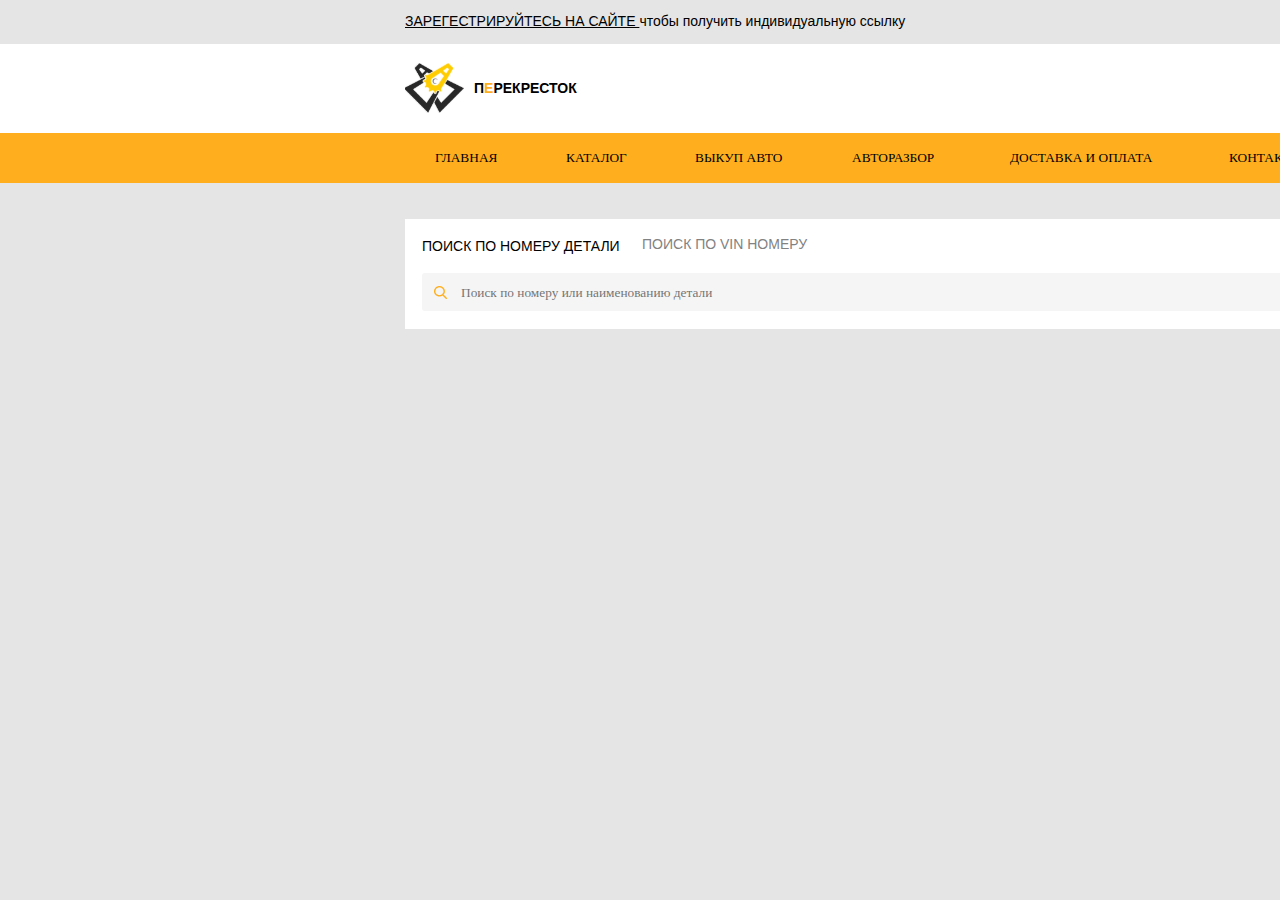
<file: Sites/Crossroads/index.html>
<!DOCTYPE html>
<html>
    <head>
        <title>Crossroads</title>
        <meta charset="utf-8">
        <meta name="discription" content="....">
        <meta name="keywords" content="....">
        <link rel="stylesheet" href="./styles/main.css">
        <link href = "./font/stylesheet.css" rel = "stylesheet" type = "text/css" />
        <link rel="stylesheet" href="https://cdnjs.cloudflare.com/ajax/libs/font-awesome/6.1.1/css/all.min.css">
    </head>

    <body>
        <div class="reg">
            <span> ЗАРЕГЕСТРИРУЙТЕСЬ НА САЙТЕ </span> чтобы получить индивидуальную ссылку
        </div>
           <button class="reg-button"> Регестрация </button> 
           <img class="reg-img" src="pictures/Group.png" alt="#"> <button class="reg-entrance"> Войти </button>
        

        <div class="as">
            <img class="logo" src="pictures/image 10.svg" alt="#"> 
              <div class="name">
                  П<span>Е</span>РЕКРЕСТОК
              </div>
              <div class="basket">
                 <img src="pictures/Group1.png" alt="#"> 
                 <button> КОРЗИНА </button>
              </div>
        </div>
        
        <div class="holder">
            <button class="holder-but1"> ГЛАВНАЯ </button>
            <button class="holder-but2"> КАТАЛОГ </button>
            <button class="holder-but3"> ВЫКУП АВТО </button>
            <button class="holder-but4"> АВТОРАЗБОР </button>
            <button class="holder-but5"> ДОСТАВКА И ОПЛАТА </button>
            <button class="holder-but6"> КОНТАКТЫ </button>
            <button class="holder-but7"> СТАРГЕНСКЛАД </button>
        </div>

        <div class="search-box">
            <div class="number">
                ПОИСК ПО НОМЕРУ ДЕТАЛИ
            </div>
            <div class="vin">
                ПОИСК ПО VIN НОМЕРУ
            </div>
            <div class="search">
              <img src="pictures/Vector.png" alt="#">
              <input placeholder="Поиск по номеру или наименованию детали" type="text" name="look for" value="">
            </div>
            <button> Поиск </button>

        </div> 
       







    </body>
</html>
</file>
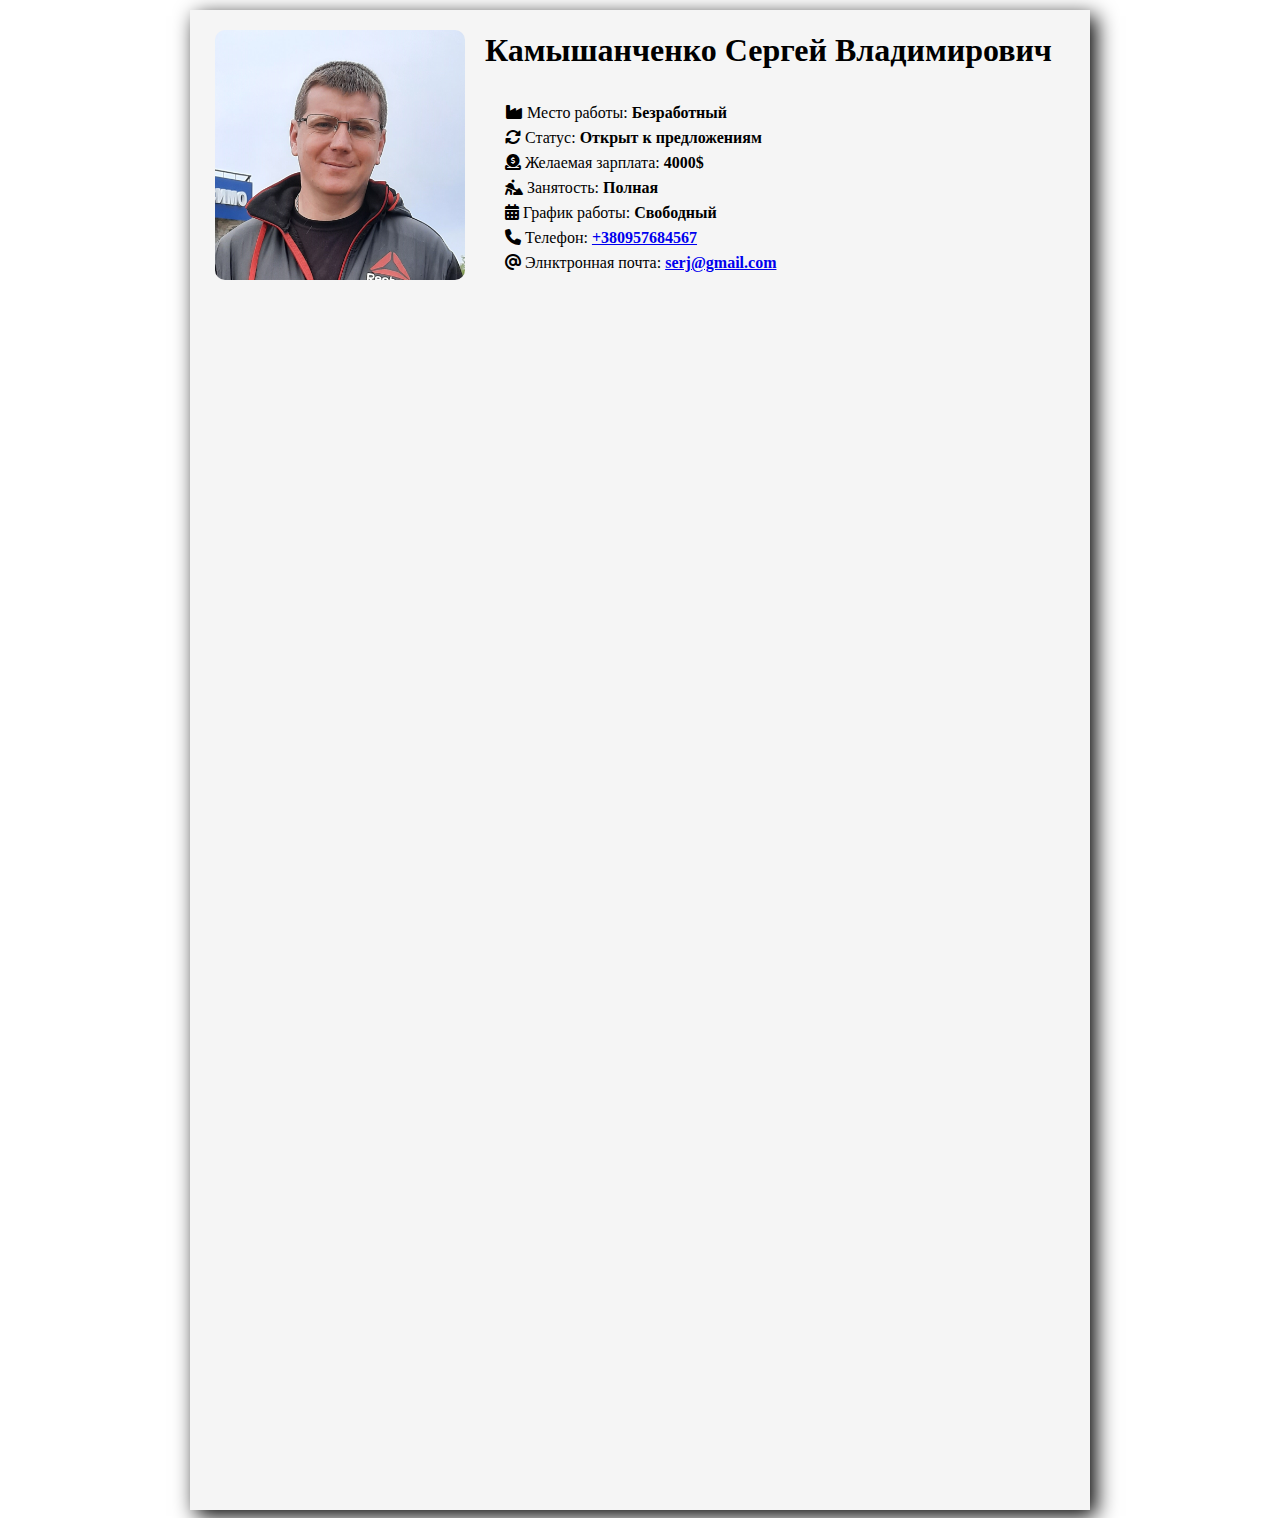
<file: Sites/Summary/index.html>
<!DOCTYPE html>
<html>
<head>
	<title> Summary </title>
	<meta charse="utf-8">
	<meta name="discription" content="....">
	<meta name="keywords" content="....">
	<link rel="stylesheet" href="./styles/main.css">
    <link rel="stylesheet" href="https://cdnjs.cloudflare.com/ajax/libs/font-awesome/6.1.1/css/all.min.css">
</head>

<body> 
  <div class="page">
        <div class="photo">
               
            <img src="pictures/I.png" alt=" Фото Камышанченко Сергей">
           
            <div class="name">
                <h1> Камышанченко Сергей Владимирович </h1> 
                <div class="info">
                <p> <i class="fa-solid fa-industry"> </i> Место работы: <span> Безработный </span> </p>
                <p> <i class="fa-solid fa-rotate"> </i> Статус: <span> Открыт к предложениям </p>
                <p> <i class="fa-solid fa-circle-dollar-to-slot"></i> Желаемая зарплата: <span> 4000$ </span> </p>
                <p> <i class="fa-solid fa-person-digging"> </i> Занятость: <span> Полная </span> </h4>
                <p> <i class="fa-solid fa-calendar-days"> </i>  График работы: <span> Свободный </span> </h4>
                <p> <i class="fa-solid fa-phone"> </i>  Телефон: <a href="+380957684567"> <span> +380957684567 </a> </span> </h4>
                <p> <i class="fa-solid fa-at"> </i> Элнктронная почта: <a href="serj@gmail.com"> <span> serj@gmail.com </a> </span> </h4>
                </div>
            </div>
        </div>
   
    </div>
</body>
</html>
</file>
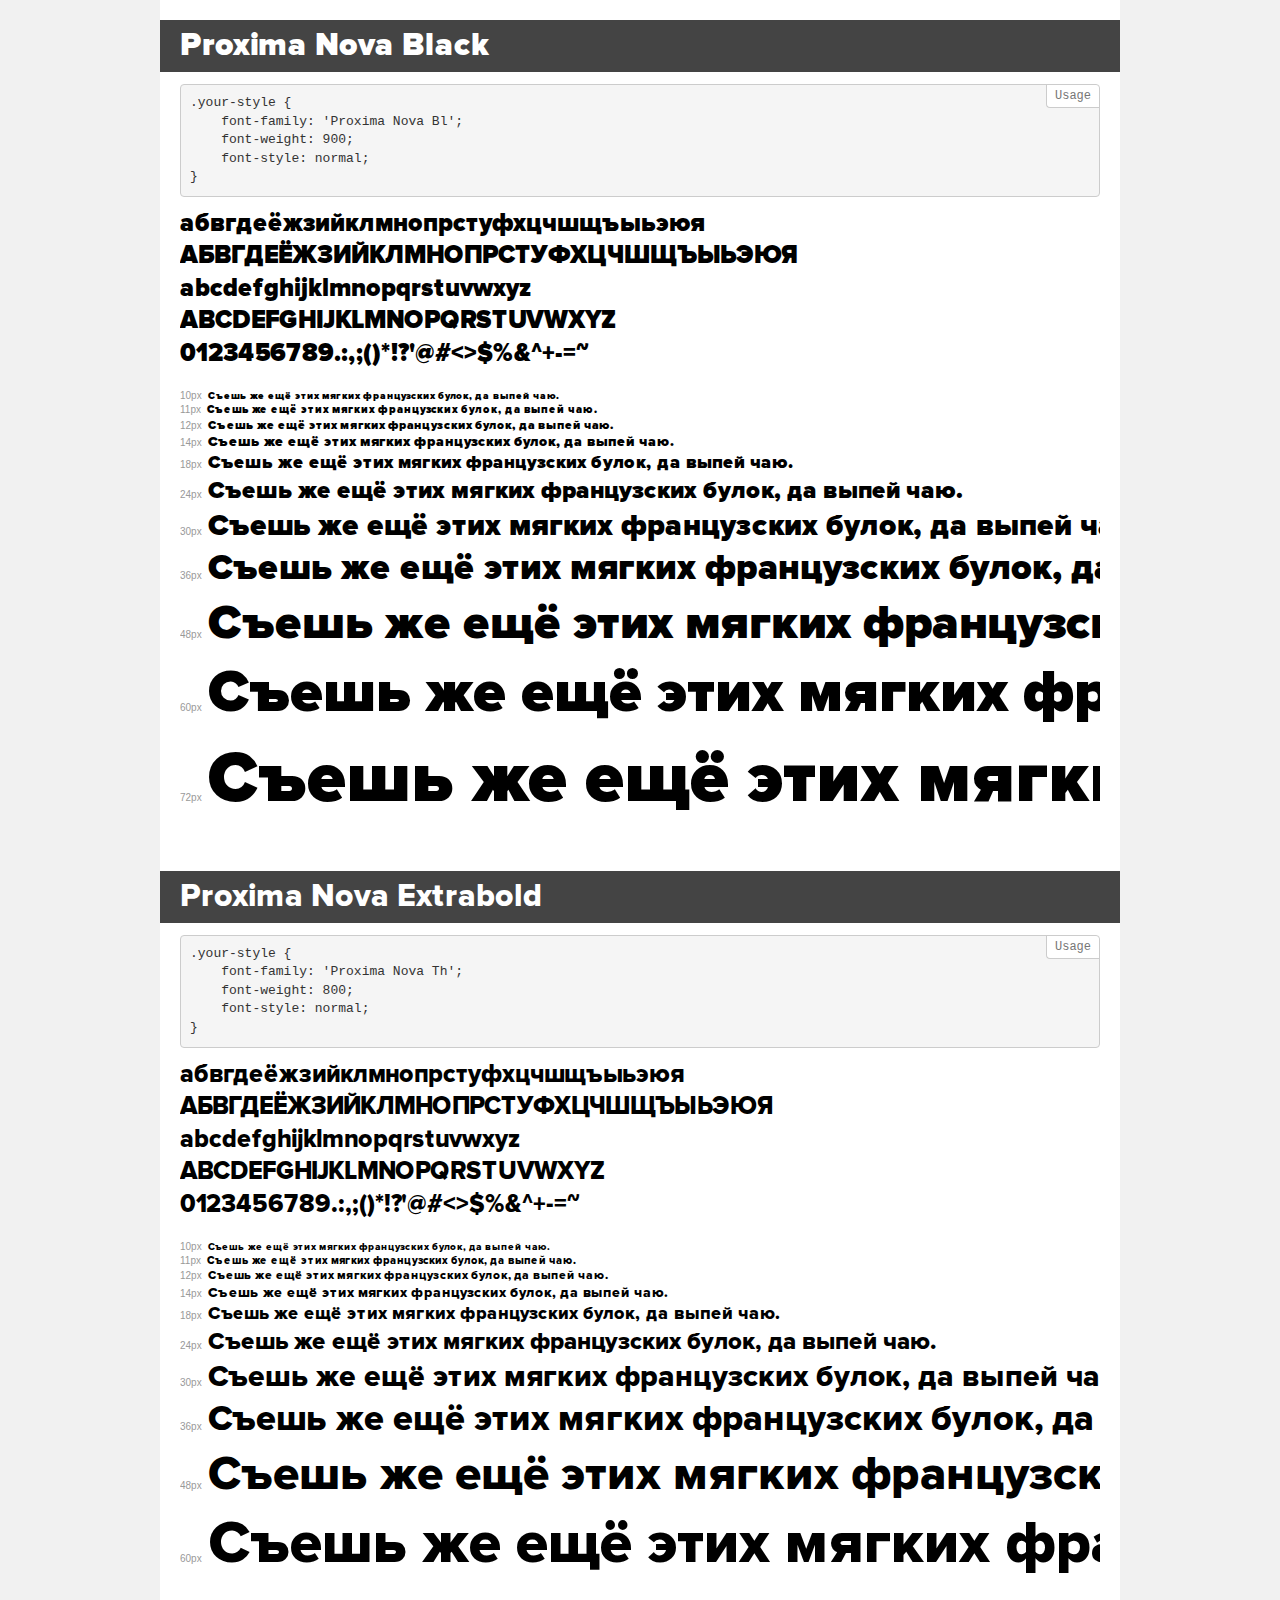
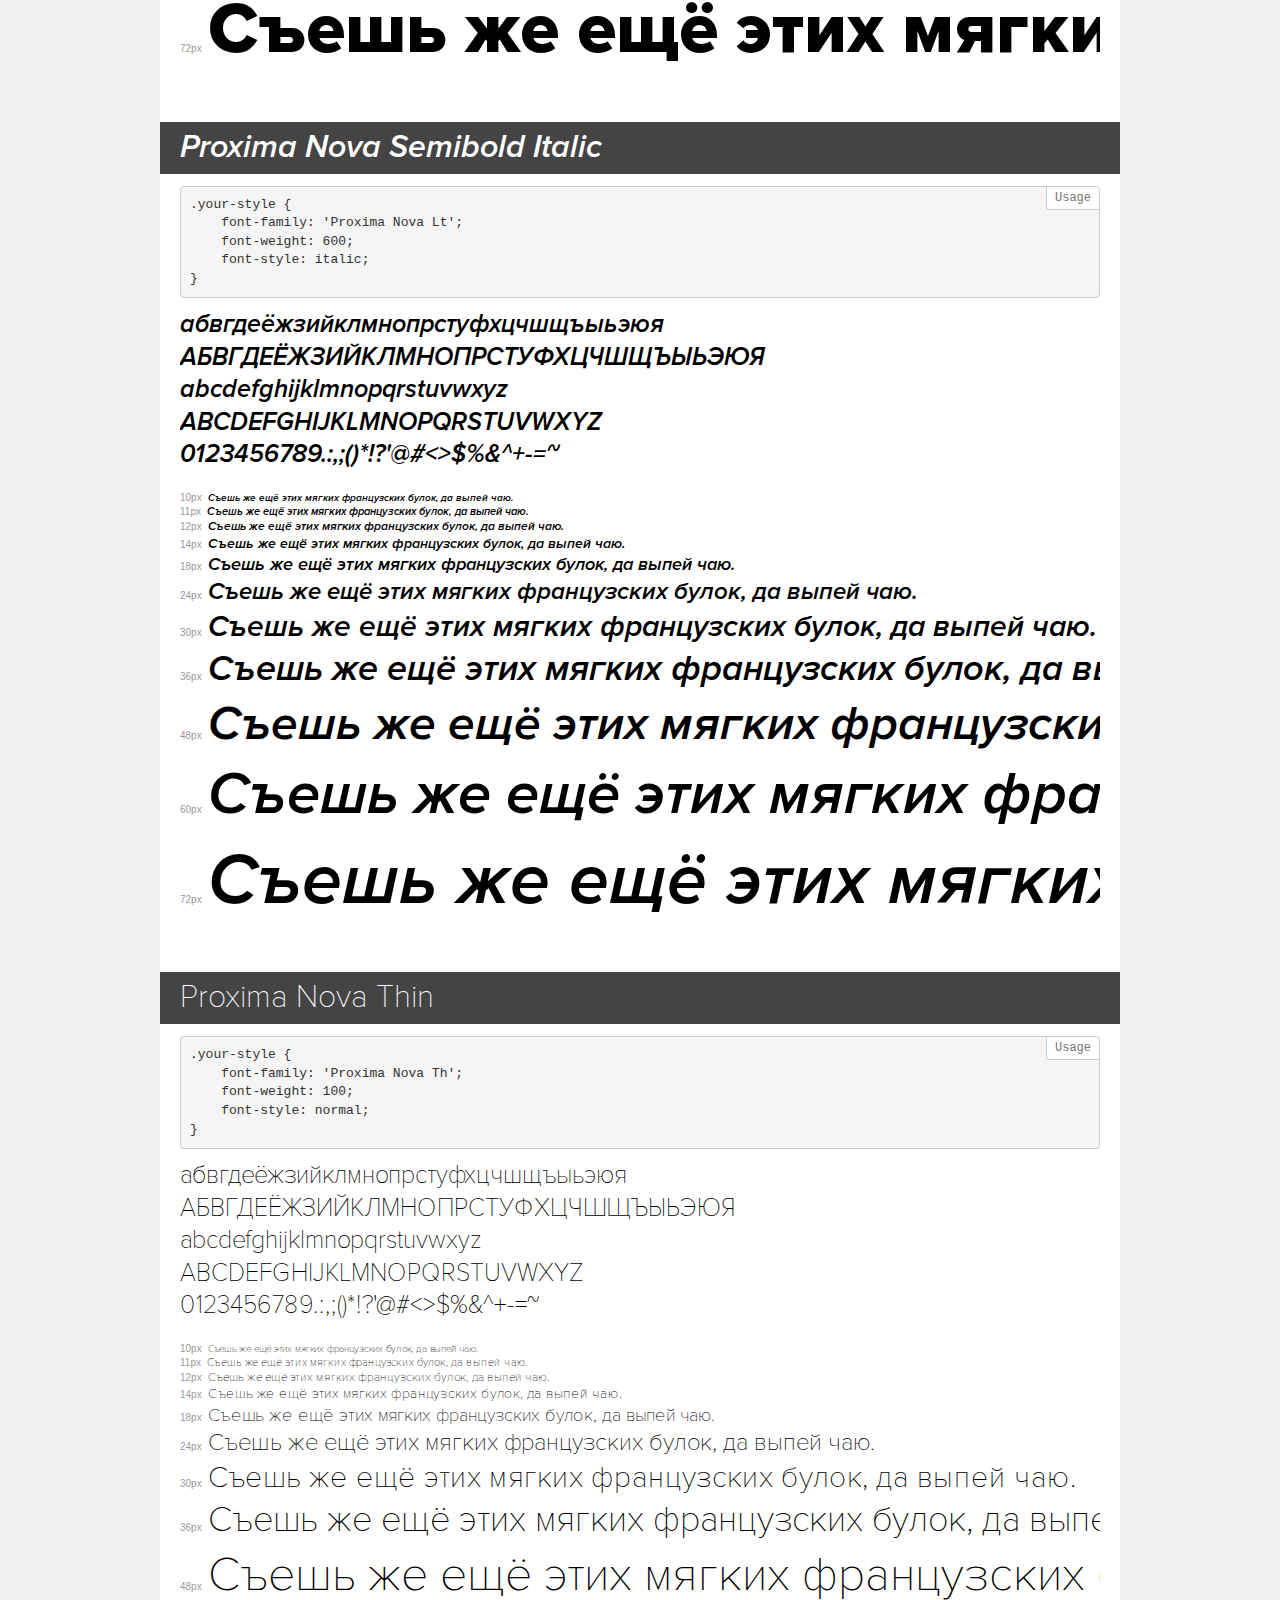
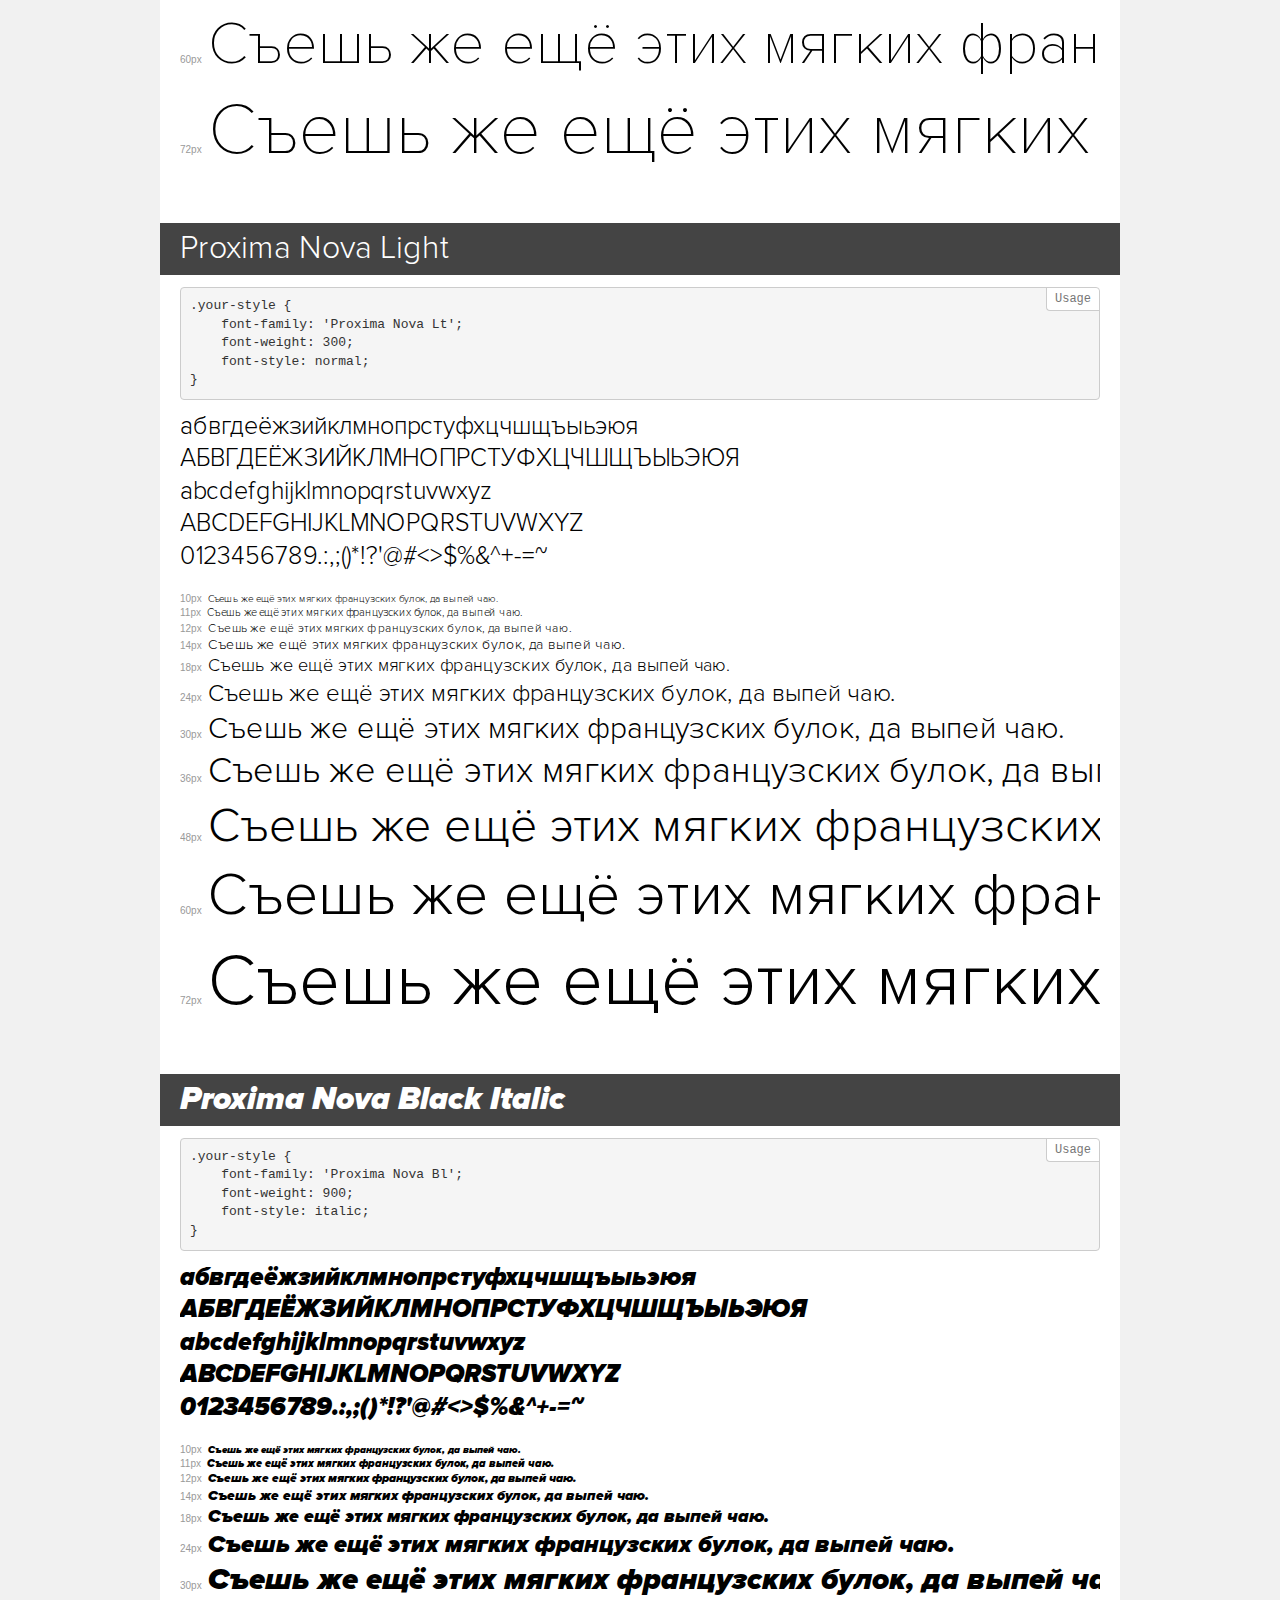
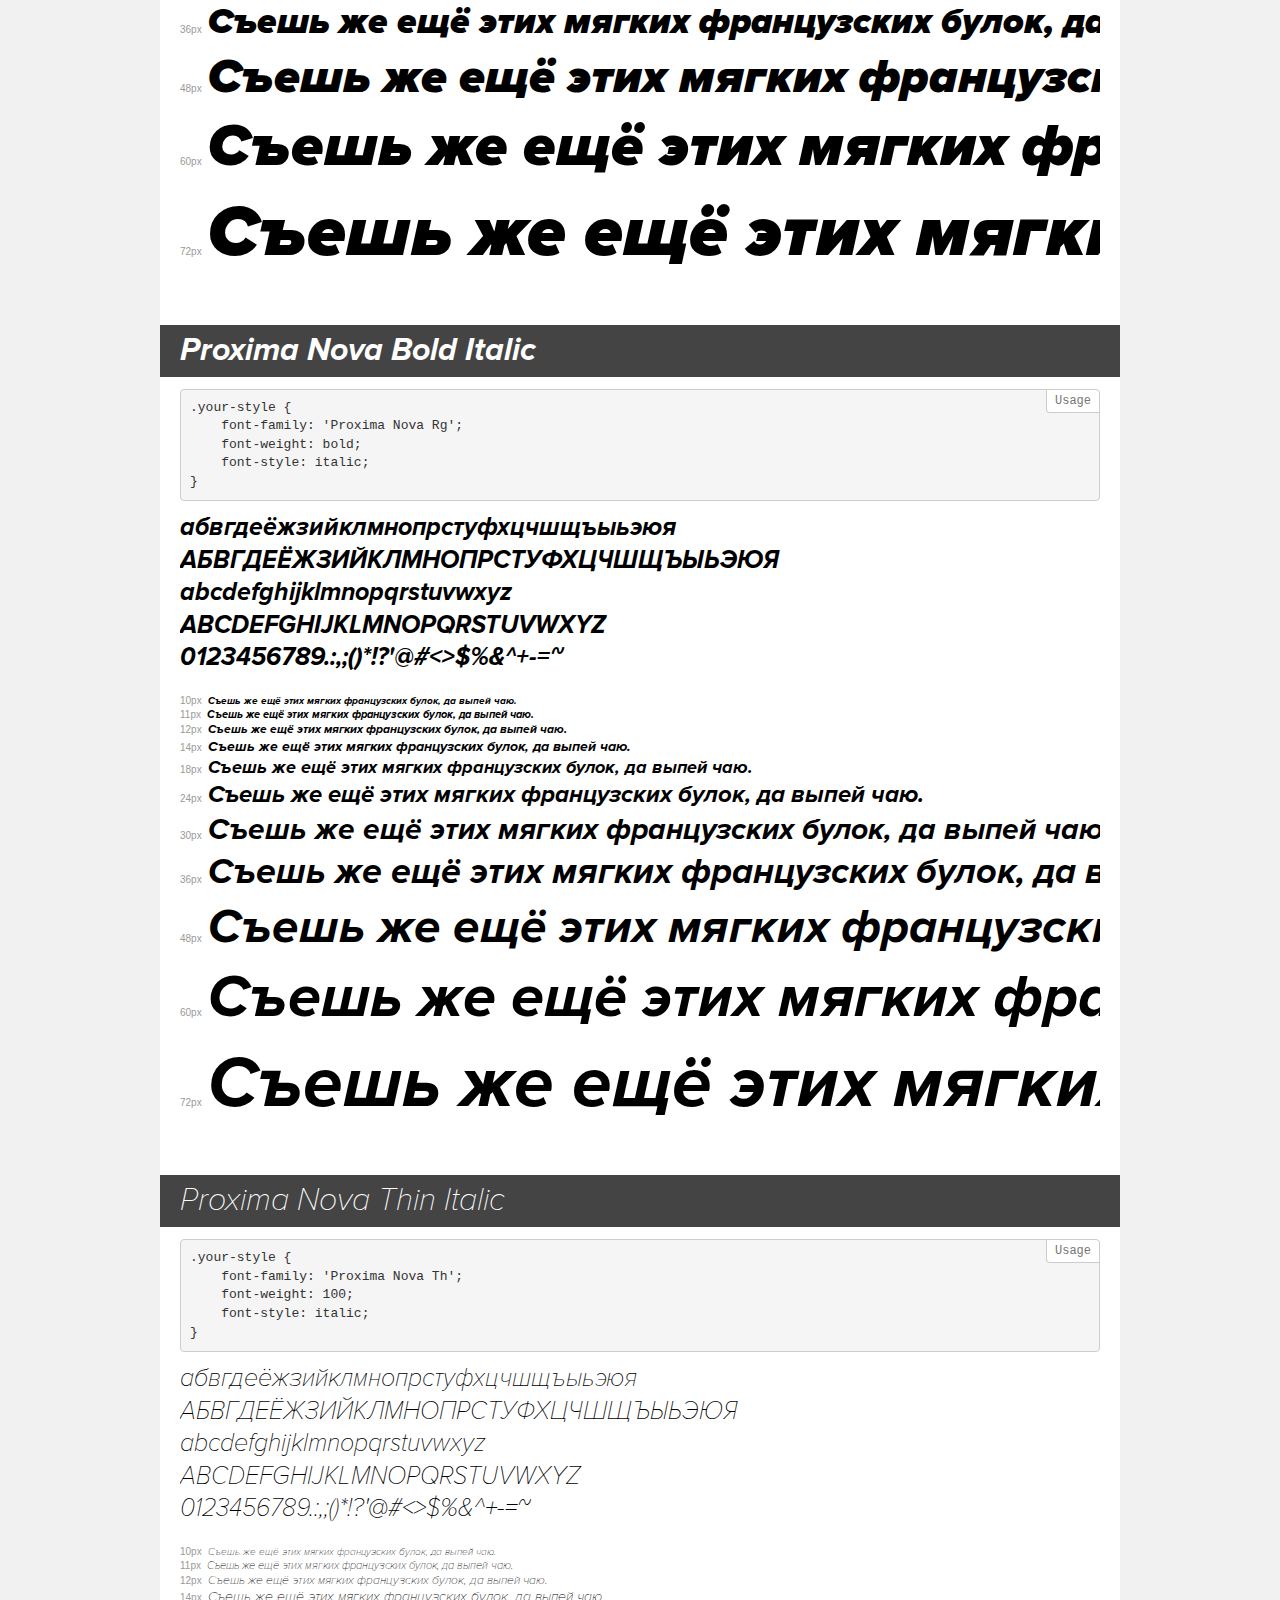
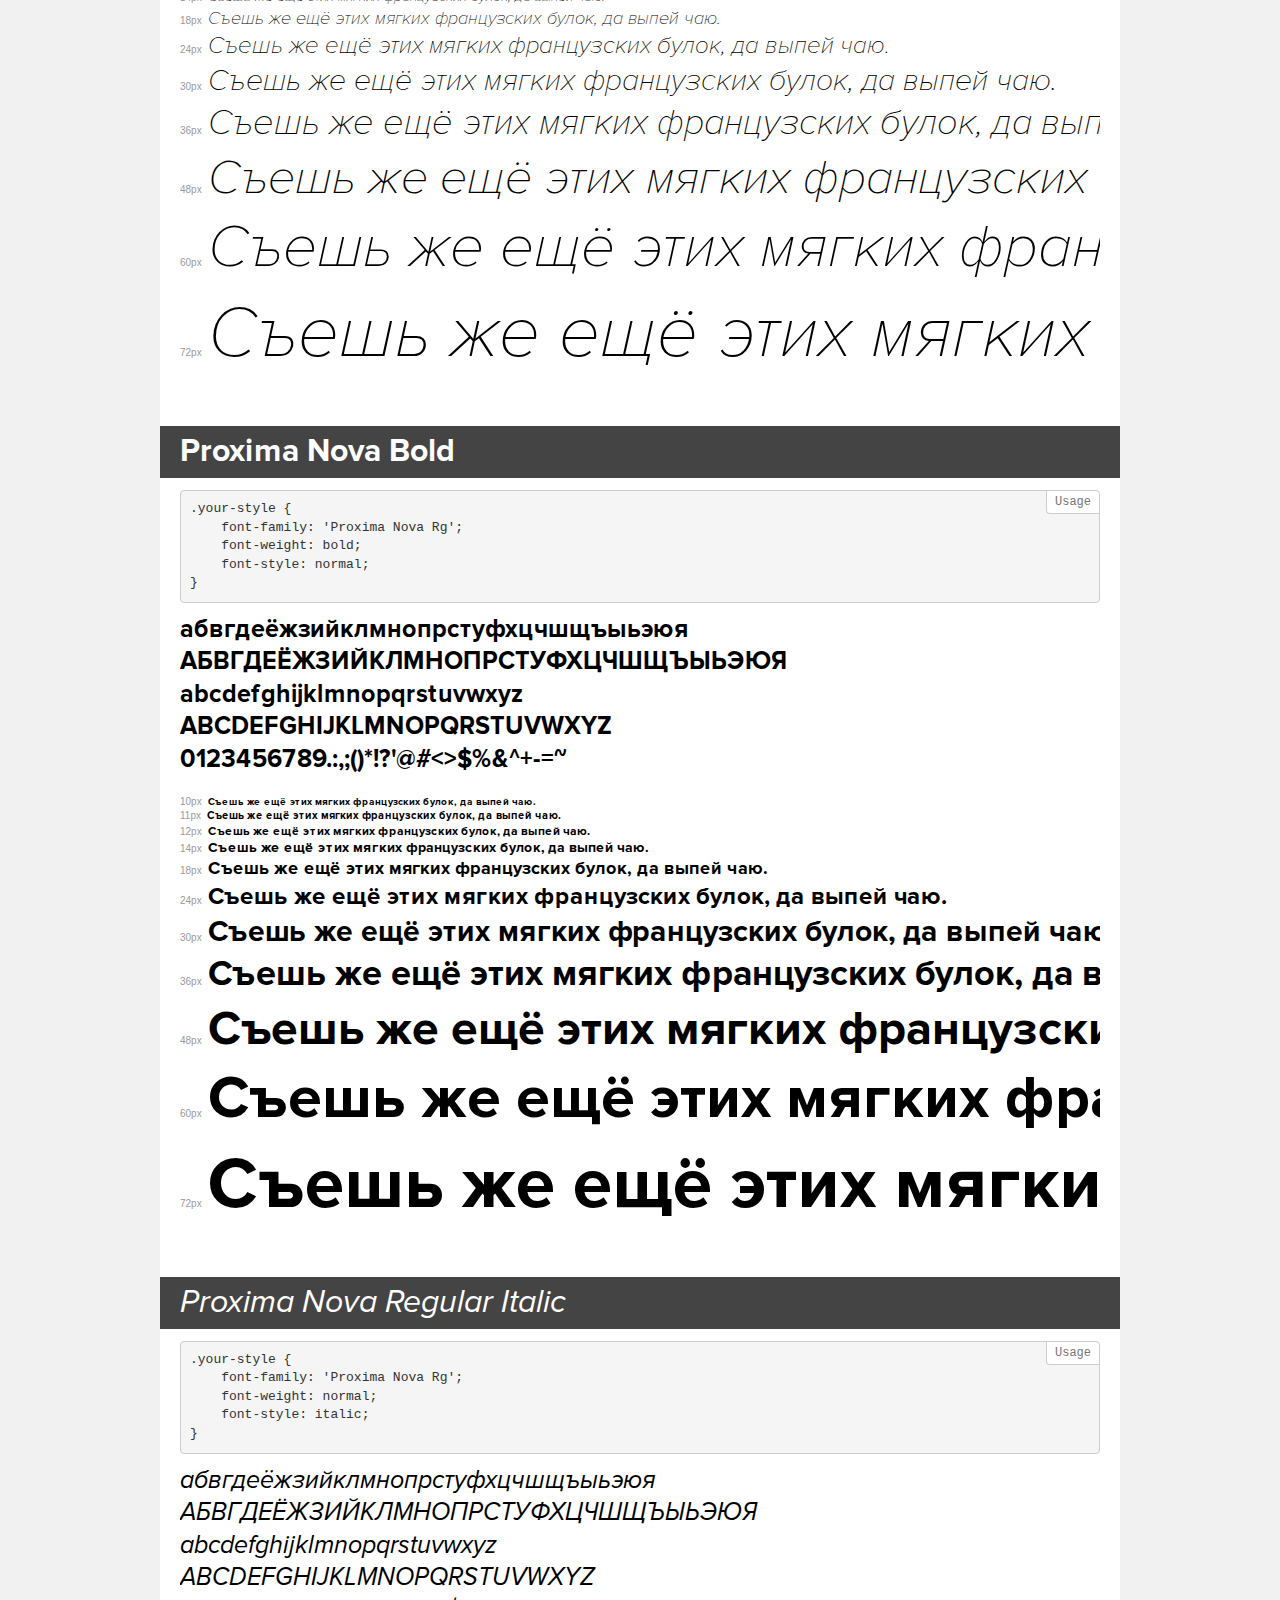
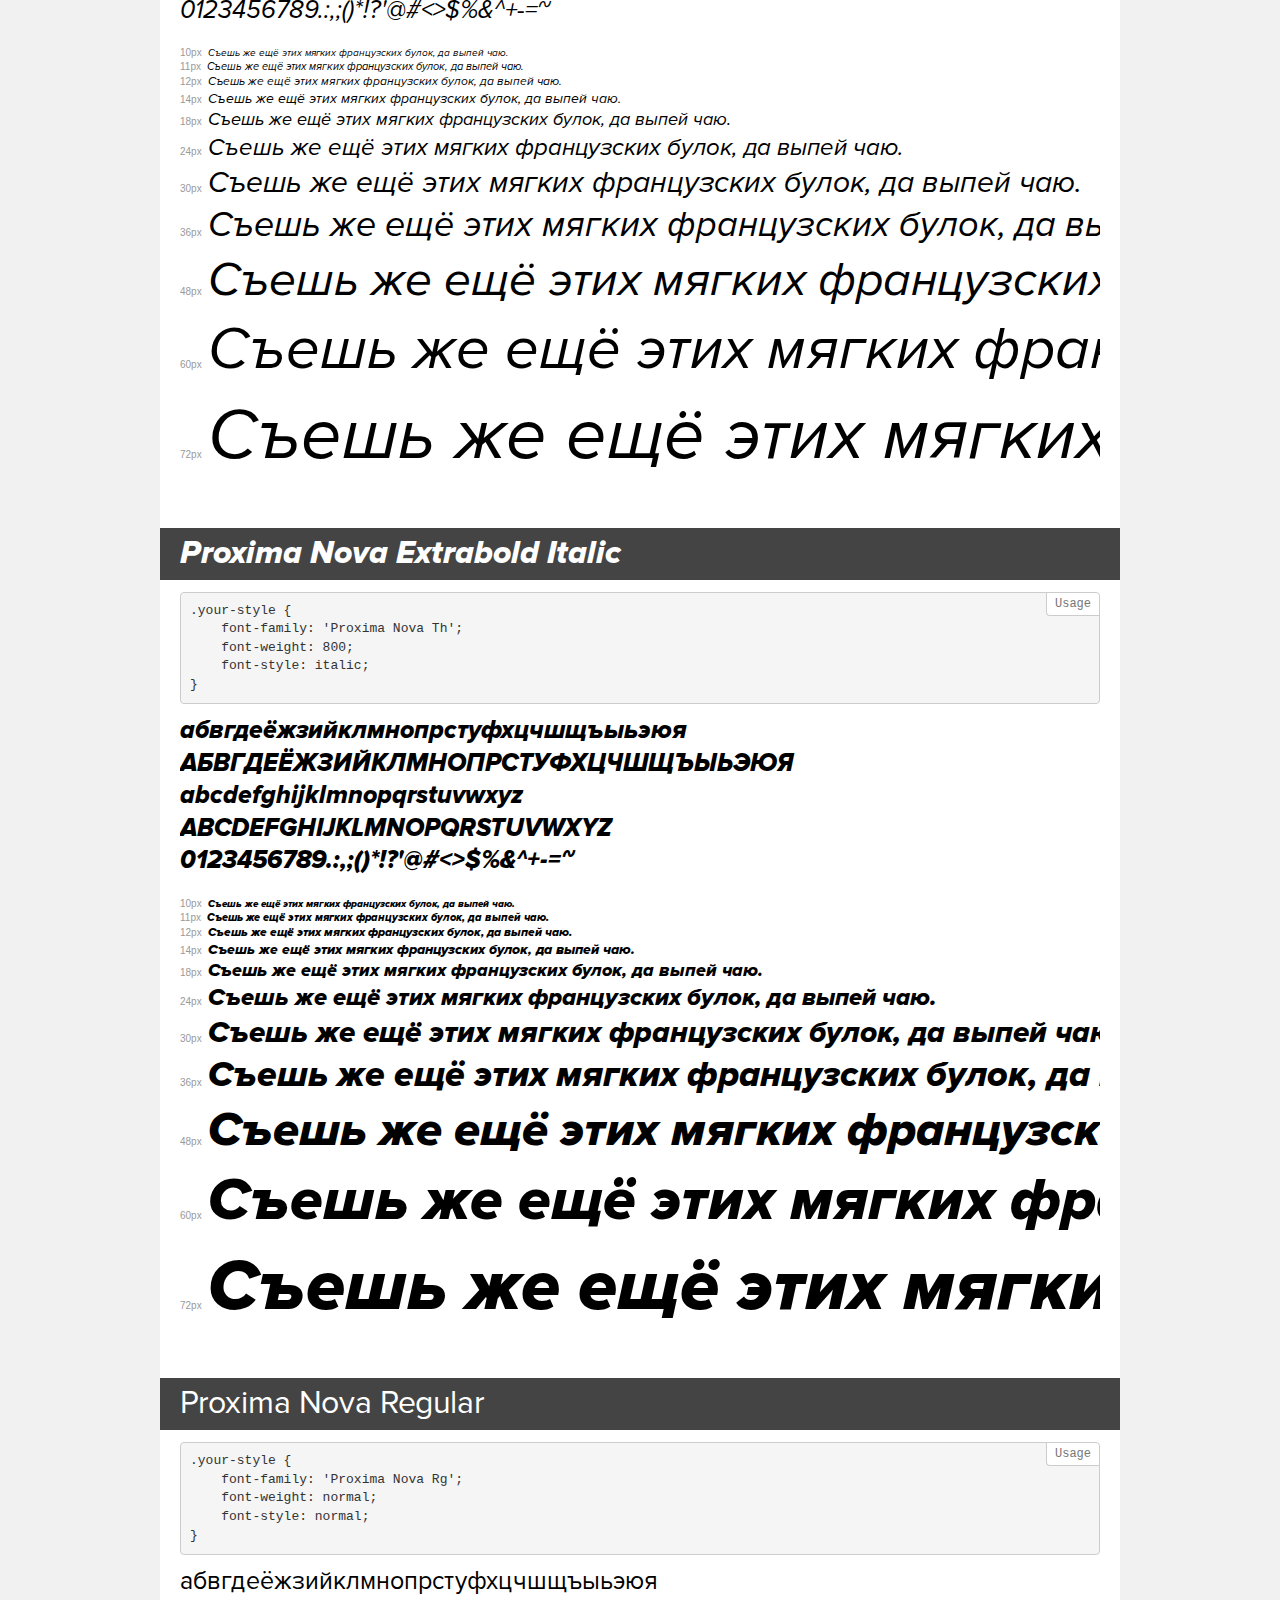
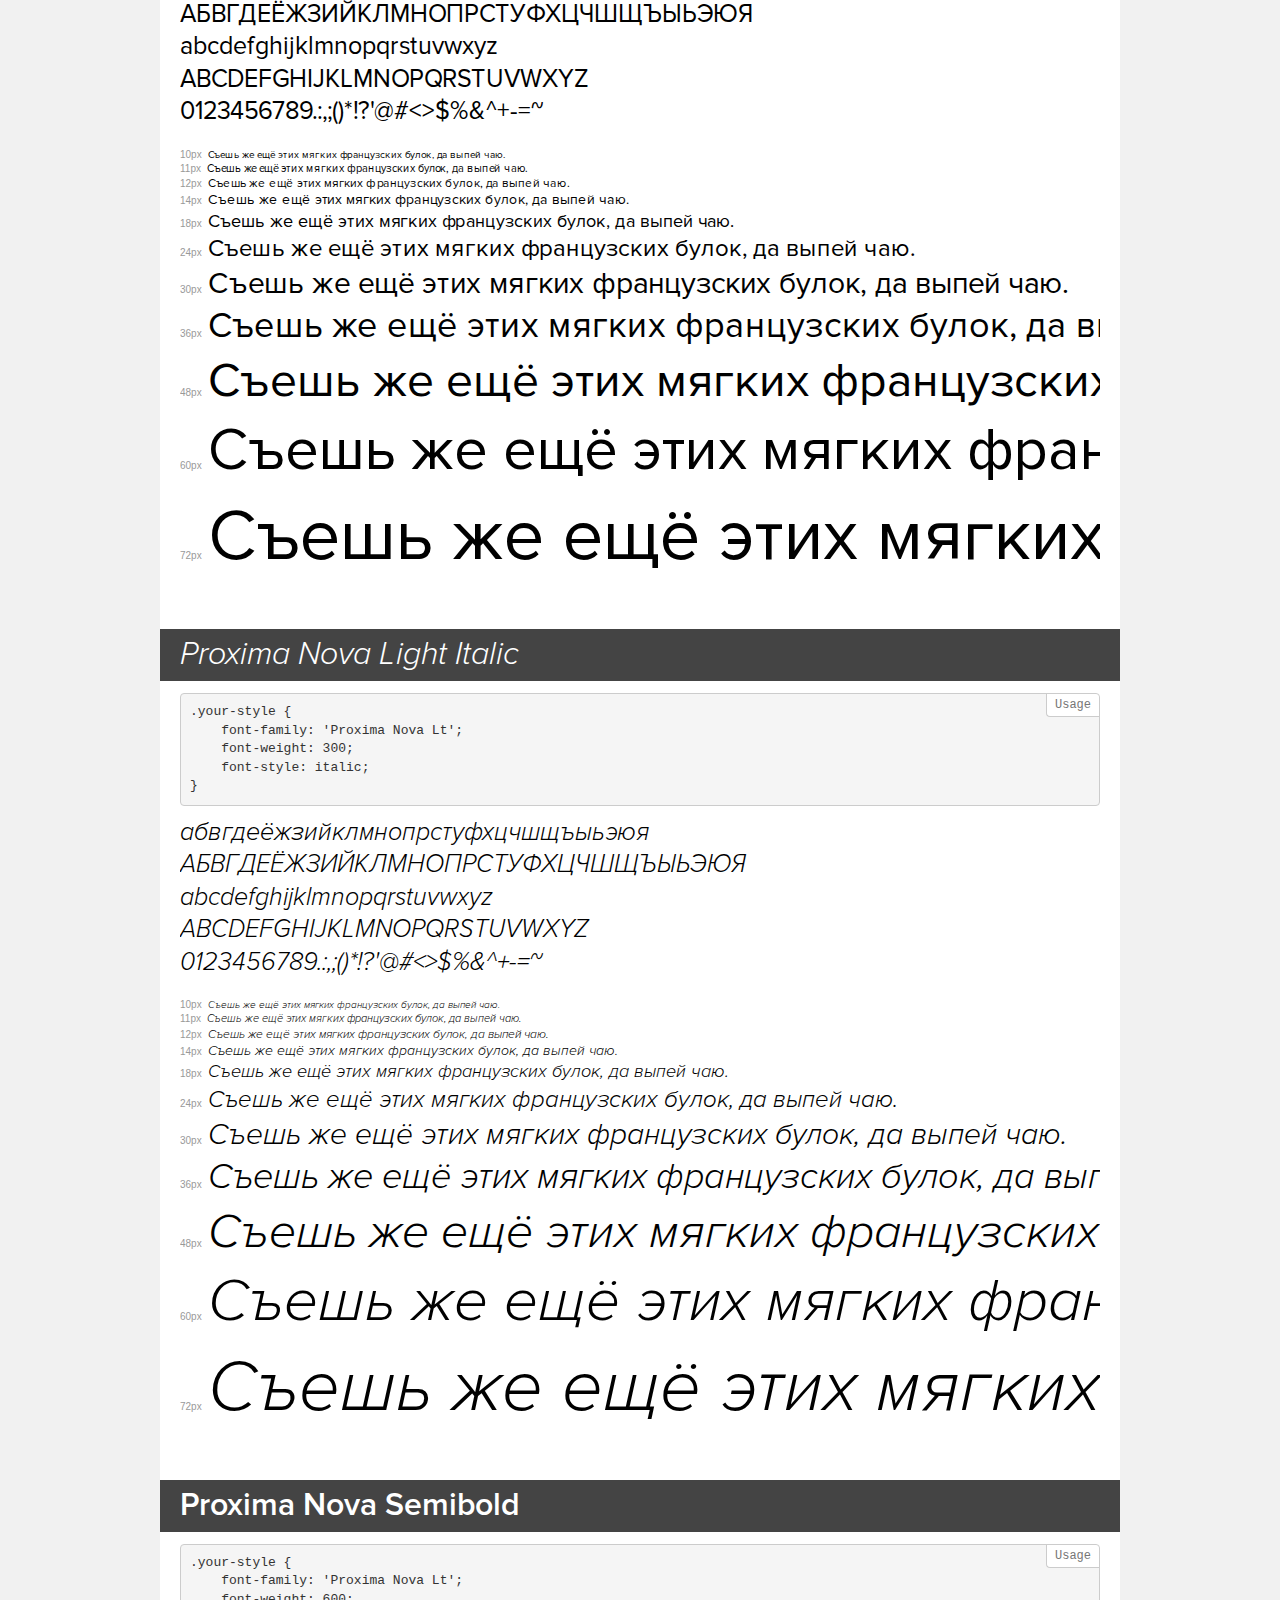
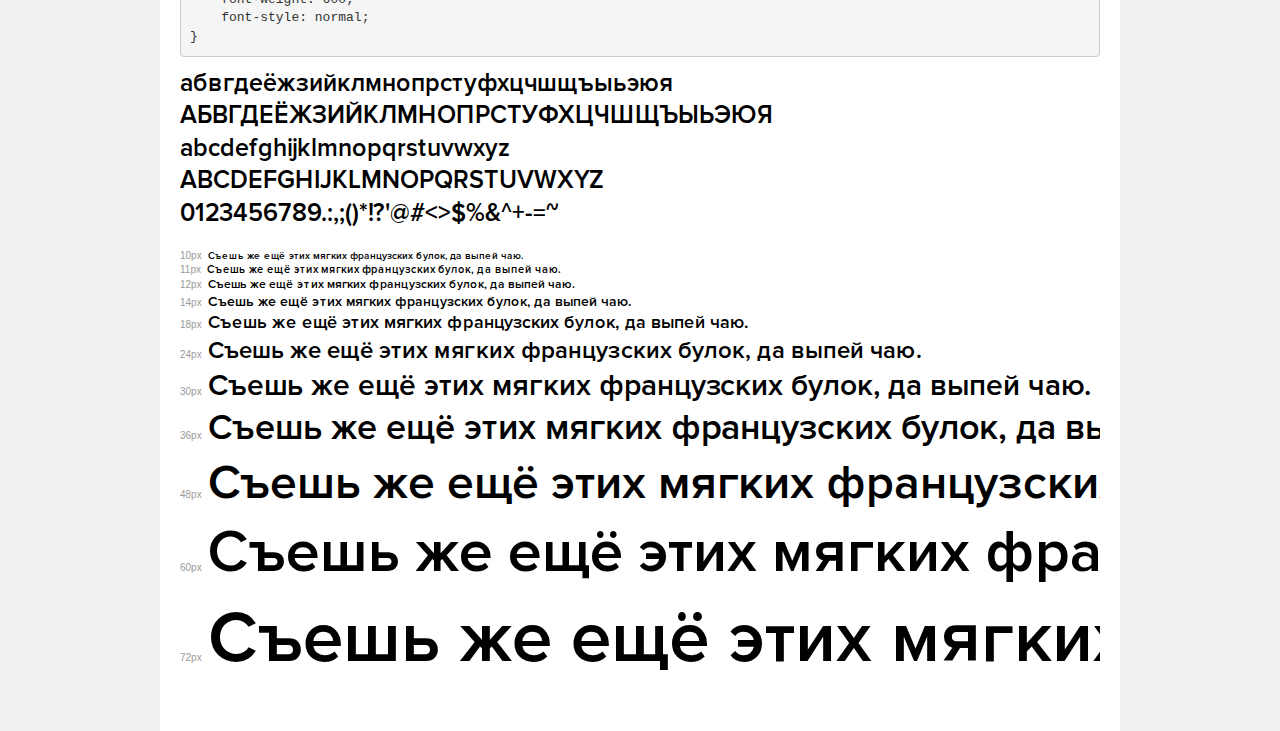
<file: Sites/Crossroads/font/demo.html>
<!DOCTYPE html>
<html>
<head>
    <meta charset="utf-8">
    <meta http-equiv="X-UA-Compatible" content="IE=edge">
    <meta name="viewport" content="width=device-width, initial-scale=1">
    <meta name="robots" content="noindex, noarchive">
    <meta name="format-detection" content="telephone=no">
    <title>Transfonter demo</title>
    <link href="stylesheet.css" rel="stylesheet">
    <style>
        /*
        http://meyerweb.com/eric/tools/css/reset/
        v2.0 | 20110126
        License: none (public domain)
        */
        html, body, div, span, applet, object, iframe,
        h1, h2, h3, h4, h5, h6, p, blockquote, pre,
        a, abbr, acronym, address, big, cite, code,
        del, dfn, em, img, ins, kbd, q, s, samp,
        small, strike, strong, sub, sup, tt, var,
        b, u, i, center,
        dl, dt, dd, ol, ul, li,
        fieldset, form, label, legend,
        table, caption, tbody, tfoot, thead, tr, th, td,
        article, aside, canvas, details, embed,
        figure, figcaption, footer, header, hgroup,
        menu, nav, output, ruby, section, summary,
        time, mark, audio, video {
            margin: 0;
            padding: 0;
            border: 0;
            font-size: 100%;
            font: inherit;
            vertical-align: baseline;
        }
        /* HTML5 display-role reset for older browsers */
        article, aside, details, figcaption, figure,
        footer, header, hgroup, menu, nav, section {
            display: block;
        }
        body {
            line-height: 1;
        }
        ol, ul {
            list-style: none;
        }
        blockquote, q {
            quotes: none;
        }
        blockquote:before, blockquote:after,
        q:before, q:after {
            content: '';
            content: none;
        }
        table {
            border-collapse: collapse;
            border-spacing: 0;
        }
        /* common styles */
        body {
            background: #f1f1f1;
            color: #000;
        }
        .page {
            background: #fff;
            width: 920px;
            margin: 0 auto;
            padding: 20px 20px 0 20px;
            overflow: hidden;
        }
        .font-container {
            overflow-x: auto;
            overflow-y: hidden;
            margin-bottom: 40px;
            line-height: 1.3;
            white-space: nowrap;
            padding-bottom: 5px;
        }
        h1 {
            position: relative;
            background: #444;
            font-size: 32px;
            color: #fff;
            padding: 10px 20px;
            margin: 0 -20px 12px -20px;
        }
        .letters {
            font-size: 25px;
            margin-bottom: 20px;
        }
        .s10:before {
            content: '10px';
        }
        .s11:before {
            content: '11px';
        }
        .s12:before {
            content: '12px';
        }
        .s14:before {
            content: '14px';
        }
        .s18:before {
            content: '18px';
        }
        .s24:before {
            content: '24px';
        }
        .s30:before {
            content: '30px';
        }
        .s36:before {
            content: '36px';
        }
        .s48:before {
            content: '48px';
        }
        .s60:before {
            content: '60px';
        }
        .s72:before {
            content: '72px';
        }
        .s10:before, .s11:before, .s12:before, .s14:before,
        .s18:before, .s24:before, .s30:before, .s36:before,
        .s48:before, .s60:before, .s72:before {
            font-family: Arial, sans-serif;
            font-size: 10px;
            font-weight: normal;
            font-style: normal;
            color: #999;
            padding-right: 6px;
        }
        pre {
            display: block;
            position: relative;
            padding: 9px;
            margin: 0 0 10px;
            font-family: Monaco, Menlo, Consolas, "Courier New", monospace !important;
            font-size: 13px;
            line-height: 1.428571429;
            color: #333;
            font-weight: normal !important;
            font-style: normal !important;
            background-color: #f5f5f5;
            border: 1px solid #ccc;
            overflow-x: auto;
            border-radius: 4px;
        }
        pre:after {
            display: block;
            position: absolute;
            right: 0;
            top: 0;
            content: 'Usage';
            line-height: 1;
            padding: 5px 8px;
            font-size: 12px;
            color: #767676;
            background-color: #fff;
            border: 1px solid #ccc;
            border-right: none;
            border-top: none;
            border-radius: 0 4px 0 4px;
            z-index: 10;
        }
        /* responsive */
        @media (max-width: 959px) {
            .page {
                width: auto;
                margin: 0;
            }
        }
    </style>
</head>
<body>
<div class="page">
    <div class="demo" style="font-family: 'Proxima Nova Bl'; font-weight: 900; font-style: normal;">
        <h1>Proxima Nova Black</h1>
        <pre>.your-style {
    font-family: 'Proxima Nova Bl';
    font-weight: 900;
    font-style: normal;
}</pre>
        <div class="font-container">
            <p class="letters">
                абвгдеёжзийклмнопрстуфхцчшщъыьэюя<br>
АБВГДЕЁЖЗИЙКЛМНОПРСТУФХЦЧШЩЪЫЬЭЮЯ<br>
abcdefghijklmnopqrstuvwxyz<br>
ABCDEFGHIJKLMNOPQRSTUVWXYZ<br>
                0123456789.:,;()*!?'@#<>$%&^+-=~
            </p>
            <p class="s10" style="font-size: 10px;">Съешь же ещё этих мягких французских булок, да выпей чаю.</p>
            <p class="s11" style="font-size: 11px;">Съешь же ещё этих мягких французских булок, да выпей чаю.</p>
            <p class="s12" style="font-size: 12px;">Съешь же ещё этих мягких французских булок, да выпей чаю.</p>
            <p class="s14" style="font-size: 14px;">Съешь же ещё этих мягких французских булок, да выпей чаю.</p>
            <p class="s18" style="font-size: 18px;">Съешь же ещё этих мягких французских булок, да выпей чаю.</p>
            <p class="s24" style="font-size: 24px;">Съешь же ещё этих мягких французских булок, да выпей чаю.</p>
            <p class="s30" style="font-size: 30px;">Съешь же ещё этих мягких французских булок, да выпей чаю.</p>
            <p class="s36" style="font-size: 36px;">Съешь же ещё этих мягких французских булок, да выпей чаю.</p>
            <p class="s48" style="font-size: 48px;">Съешь же ещё этих мягких французских булок, да выпей чаю.</p>
            <p class="s60" style="font-size: 60px;">Съешь же ещё этих мягких французских булок, да выпей чаю.</p>
            <p class="s72" style="font-size: 72px;">Съешь же ещё этих мягких французских булок, да выпей чаю.</p>
        </div>
    </div>
    <div class="demo" style="font-family: 'Proxima Nova Th'; font-weight: 800; font-style: normal;">
        <h1>Proxima Nova Extrabold</h1>
        <pre>.your-style {
    font-family: 'Proxima Nova Th';
    font-weight: 800;
    font-style: normal;
}</pre>
        <div class="font-container">
            <p class="letters">
                абвгдеёжзийклмнопрстуфхцчшщъыьэюя<br>
АБВГДЕЁЖЗИЙКЛМНОПРСТУФХЦЧШЩЪЫЬЭЮЯ<br>
abcdefghijklmnopqrstuvwxyz<br>
ABCDEFGHIJKLMNOPQRSTUVWXYZ<br>
                0123456789.:,;()*!?'@#<>$%&^+-=~
            </p>
            <p class="s10" style="font-size: 10px;">Съешь же ещё этих мягких французских булок, да выпей чаю.</p>
            <p class="s11" style="font-size: 11px;">Съешь же ещё этих мягких французских булок, да выпей чаю.</p>
            <p class="s12" style="font-size: 12px;">Съешь же ещё этих мягких французских булок, да выпей чаю.</p>
            <p class="s14" style="font-size: 14px;">Съешь же ещё этих мягких французских булок, да выпей чаю.</p>
            <p class="s18" style="font-size: 18px;">Съешь же ещё этих мягких французских булок, да выпей чаю.</p>
            <p class="s24" style="font-size: 24px;">Съешь же ещё этих мягких французских булок, да выпей чаю.</p>
            <p class="s30" style="font-size: 30px;">Съешь же ещё этих мягких французских булок, да выпей чаю.</p>
            <p class="s36" style="font-size: 36px;">Съешь же ещё этих мягких французских булок, да выпей чаю.</p>
            <p class="s48" style="font-size: 48px;">Съешь же ещё этих мягких французских булок, да выпей чаю.</p>
            <p class="s60" style="font-size: 60px;">Съешь же ещё этих мягких французских булок, да выпей чаю.</p>
            <p class="s72" style="font-size: 72px;">Съешь же ещё этих мягких французских булок, да выпей чаю.</p>
        </div>
    </div>
    <div class="demo" style="font-family: 'Proxima Nova Lt'; font-weight: 600; font-style: italic;">
        <h1>Proxima Nova Semibold Italic</h1>
        <pre>.your-style {
    font-family: 'Proxima Nova Lt';
    font-weight: 600;
    font-style: italic;
}</pre>
        <div class="font-container">
            <p class="letters">
                абвгдеёжзийклмнопрстуфхцчшщъыьэюя<br>
АБВГДЕЁЖЗИЙКЛМНОПРСТУФХЦЧШЩЪЫЬЭЮЯ<br>
abcdefghijklmnopqrstuvwxyz<br>
ABCDEFGHIJKLMNOPQRSTUVWXYZ<br>
                0123456789.:,;()*!?'@#<>$%&^+-=~
            </p>
            <p class="s10" style="font-size: 10px;">Съешь же ещё этих мягких французских булок, да выпей чаю.</p>
            <p class="s11" style="font-size: 11px;">Съешь же ещё этих мягких французских булок, да выпей чаю.</p>
            <p class="s12" style="font-size: 12px;">Съешь же ещё этих мягких французских булок, да выпей чаю.</p>
            <p class="s14" style="font-size: 14px;">Съешь же ещё этих мягких французских булок, да выпей чаю.</p>
            <p class="s18" style="font-size: 18px;">Съешь же ещё этих мягких французских булок, да выпей чаю.</p>
            <p class="s24" style="font-size: 24px;">Съешь же ещё этих мягких французских булок, да выпей чаю.</p>
            <p class="s30" style="font-size: 30px;">Съешь же ещё этих мягких французских булок, да выпей чаю.</p>
            <p class="s36" style="font-size: 36px;">Съешь же ещё этих мягких французских булок, да выпей чаю.</p>
            <p class="s48" style="font-size: 48px;">Съешь же ещё этих мягких французских булок, да выпей чаю.</p>
            <p class="s60" style="font-size: 60px;">Съешь же ещё этих мягких французских булок, да выпей чаю.</p>
            <p class="s72" style="font-size: 72px;">Съешь же ещё этих мягких французских булок, да выпей чаю.</p>
        </div>
    </div>
    <div class="demo" style="font-family: 'Proxima Nova Th'; font-weight: 100; font-style: normal;">
        <h1>Proxima Nova Thin</h1>
        <pre>.your-style {
    font-family: 'Proxima Nova Th';
    font-weight: 100;
    font-style: normal;
}</pre>
        <div class="font-container">
            <p class="letters">
                абвгдеёжзийклмнопрстуфхцчшщъыьэюя<br>
АБВГДЕЁЖЗИЙКЛМНОПРСТУФХЦЧШЩЪЫЬЭЮЯ<br>
abcdefghijklmnopqrstuvwxyz<br>
ABCDEFGHIJKLMNOPQRSTUVWXYZ<br>
                0123456789.:,;()*!?'@#<>$%&^+-=~
            </p>
            <p class="s10" style="font-size: 10px;">Съешь же ещё этих мягких французских булок, да выпей чаю.</p>
            <p class="s11" style="font-size: 11px;">Съешь же ещё этих мягких французских булок, да выпей чаю.</p>
            <p class="s12" style="font-size: 12px;">Съешь же ещё этих мягких французских булок, да выпей чаю.</p>
            <p class="s14" style="font-size: 14px;">Съешь же ещё этих мягких французских булок, да выпей чаю.</p>
            <p class="s18" style="font-size: 18px;">Съешь же ещё этих мягких французских булок, да выпей чаю.</p>
            <p class="s24" style="font-size: 24px;">Съешь же ещё этих мягких французских булок, да выпей чаю.</p>
            <p class="s30" style="font-size: 30px;">Съешь же ещё этих мягких французских булок, да выпей чаю.</p>
            <p class="s36" style="font-size: 36px;">Съешь же ещё этих мягких французских булок, да выпей чаю.</p>
            <p class="s48" style="font-size: 48px;">Съешь же ещё этих мягких французских булок, да выпей чаю.</p>
            <p class="s60" style="font-size: 60px;">Съешь же ещё этих мягких французских булок, да выпей чаю.</p>
            <p class="s72" style="font-size: 72px;">Съешь же ещё этих мягких французских булок, да выпей чаю.</p>
        </div>
    </div>
    <div class="demo" style="font-family: 'Proxima Nova Lt'; font-weight: 300; font-style: normal;">
        <h1>Proxima Nova Light</h1>
        <pre>.your-style {
    font-family: 'Proxima Nova Lt';
    font-weight: 300;
    font-style: normal;
}</pre>
        <div class="font-container">
            <p class="letters">
                абвгдеёжзийклмнопрстуфхцчшщъыьэюя<br>
АБВГДЕЁЖЗИЙКЛМНОПРСТУФХЦЧШЩЪЫЬЭЮЯ<br>
abcdefghijklmnopqrstuvwxyz<br>
ABCDEFGHIJKLMNOPQRSTUVWXYZ<br>
                0123456789.:,;()*!?'@#<>$%&^+-=~
            </p>
            <p class="s10" style="font-size: 10px;">Съешь же ещё этих мягких французских булок, да выпей чаю.</p>
            <p class="s11" style="font-size: 11px;">Съешь же ещё этих мягких французских булок, да выпей чаю.</p>
            <p class="s12" style="font-size: 12px;">Съешь же ещё этих мягких французских булок, да выпей чаю.</p>
            <p class="s14" style="font-size: 14px;">Съешь же ещё этих мягких французских булок, да выпей чаю.</p>
            <p class="s18" style="font-size: 18px;">Съешь же ещё этих мягких французских булок, да выпей чаю.</p>
            <p class="s24" style="font-size: 24px;">Съешь же ещё этих мягких французских булок, да выпей чаю.</p>
            <p class="s30" style="font-size: 30px;">Съешь же ещё этих мягких французских булок, да выпей чаю.</p>
            <p class="s36" style="font-size: 36px;">Съешь же ещё этих мягких французских булок, да выпей чаю.</p>
            <p class="s48" style="font-size: 48px;">Съешь же ещё этих мягких французских булок, да выпей чаю.</p>
            <p class="s60" style="font-size: 60px;">Съешь же ещё этих мягких французских булок, да выпей чаю.</p>
            <p class="s72" style="font-size: 72px;">Съешь же ещё этих мягких французских булок, да выпей чаю.</p>
        </div>
    </div>
    <div class="demo" style="font-family: 'Proxima Nova Bl'; font-weight: 900; font-style: italic;">
        <h1>Proxima Nova Black Italic</h1>
        <pre>.your-style {
    font-family: 'Proxima Nova Bl';
    font-weight: 900;
    font-style: italic;
}</pre>
        <div class="font-container">
            <p class="letters">
                абвгдеёжзийклмнопрстуфхцчшщъыьэюя<br>
АБВГДЕЁЖЗИЙКЛМНОПРСТУФХЦЧШЩЪЫЬЭЮЯ<br>
abcdefghijklmnopqrstuvwxyz<br>
ABCDEFGHIJKLMNOPQRSTUVWXYZ<br>
                0123456789.:,;()*!?'@#<>$%&^+-=~
            </p>
            <p class="s10" style="font-size: 10px;">Съешь же ещё этих мягких французских булок, да выпей чаю.</p>
            <p class="s11" style="font-size: 11px;">Съешь же ещё этих мягких французских булок, да выпей чаю.</p>
            <p class="s12" style="font-size: 12px;">Съешь же ещё этих мягких французских булок, да выпей чаю.</p>
            <p class="s14" style="font-size: 14px;">Съешь же ещё этих мягких французских булок, да выпей чаю.</p>
            <p class="s18" style="font-size: 18px;">Съешь же ещё этих мягких французских булок, да выпей чаю.</p>
            <p class="s24" style="font-size: 24px;">Съешь же ещё этих мягких французских булок, да выпей чаю.</p>
            <p class="s30" style="font-size: 30px;">Съешь же ещё этих мягких французских булок, да выпей чаю.</p>
            <p class="s36" style="font-size: 36px;">Съешь же ещё этих мягких французских булок, да выпей чаю.</p>
            <p class="s48" style="font-size: 48px;">Съешь же ещё этих мягких французских булок, да выпей чаю.</p>
            <p class="s60" style="font-size: 60px;">Съешь же ещё этих мягких французских булок, да выпей чаю.</p>
            <p class="s72" style="font-size: 72px;">Съешь же ещё этих мягких французских булок, да выпей чаю.</p>
        </div>
    </div>
    <div class="demo" style="font-family: 'Proxima Nova Rg'; font-weight: bold; font-style: italic;">
        <h1>Proxima Nova Bold Italic</h1>
        <pre>.your-style {
    font-family: 'Proxima Nova Rg';
    font-weight: bold;
    font-style: italic;
}</pre>
        <div class="font-container">
            <p class="letters">
                абвгдеёжзийклмнопрстуфхцчшщъыьэюя<br>
АБВГДЕЁЖЗИЙКЛМНОПРСТУФХЦЧШЩЪЫЬЭЮЯ<br>
abcdefghijklmnopqrstuvwxyz<br>
ABCDEFGHIJKLMNOPQRSTUVWXYZ<br>
                0123456789.:,;()*!?'@#<>$%&^+-=~
            </p>
            <p class="s10" style="font-size: 10px;">Съешь же ещё этих мягких французских булок, да выпей чаю.</p>
            <p class="s11" style="font-size: 11px;">Съешь же ещё этих мягких французских булок, да выпей чаю.</p>
            <p class="s12" style="font-size: 12px;">Съешь же ещё этих мягких французских булок, да выпей чаю.</p>
            <p class="s14" style="font-size: 14px;">Съешь же ещё этих мягких французских булок, да выпей чаю.</p>
            <p class="s18" style="font-size: 18px;">Съешь же ещё этих мягких французских булок, да выпей чаю.</p>
            <p class="s24" style="font-size: 24px;">Съешь же ещё этих мягких французских булок, да выпей чаю.</p>
            <p class="s30" style="font-size: 30px;">Съешь же ещё этих мягких французских булок, да выпей чаю.</p>
            <p class="s36" style="font-size: 36px;">Съешь же ещё этих мягких французских булок, да выпей чаю.</p>
            <p class="s48" style="font-size: 48px;">Съешь же ещё этих мягких французских булок, да выпей чаю.</p>
            <p class="s60" style="font-size: 60px;">Съешь же ещё этих мягких французских булок, да выпей чаю.</p>
            <p class="s72" style="font-size: 72px;">Съешь же ещё этих мягких французских булок, да выпей чаю.</p>
        </div>
    </div>
    <div class="demo" style="font-family: 'Proxima Nova Th'; font-weight: 100; font-style: italic;">
        <h1>Proxima Nova Thin Italic</h1>
        <pre>.your-style {
    font-family: 'Proxima Nova Th';
    font-weight: 100;
    font-style: italic;
}</pre>
        <div class="font-container">
            <p class="letters">
                абвгдеёжзийклмнопрстуфхцчшщъыьэюя<br>
АБВГДЕЁЖЗИЙКЛМНОПРСТУФХЦЧШЩЪЫЬЭЮЯ<br>
abcdefghijklmnopqrstuvwxyz<br>
ABCDEFGHIJKLMNOPQRSTUVWXYZ<br>
                0123456789.:,;()*!?'@#<>$%&^+-=~
            </p>
            <p class="s10" style="font-size: 10px;">Съешь же ещё этих мягких французских булок, да выпей чаю.</p>
            <p class="s11" style="font-size: 11px;">Съешь же ещё этих мягких французских булок, да выпей чаю.</p>
            <p class="s12" style="font-size: 12px;">Съешь же ещё этих мягких французских булок, да выпей чаю.</p>
            <p class="s14" style="font-size: 14px;">Съешь же ещё этих мягких французских булок, да выпей чаю.</p>
            <p class="s18" style="font-size: 18px;">Съешь же ещё этих мягких французских булок, да выпей чаю.</p>
            <p class="s24" style="font-size: 24px;">Съешь же ещё этих мягких французских булок, да выпей чаю.</p>
            <p class="s30" style="font-size: 30px;">Съешь же ещё этих мягких французских булок, да выпей чаю.</p>
            <p class="s36" style="font-size: 36px;">Съешь же ещё этих мягких французских булок, да выпей чаю.</p>
            <p class="s48" style="font-size: 48px;">Съешь же ещё этих мягких французских булок, да выпей чаю.</p>
            <p class="s60" style="font-size: 60px;">Съешь же ещё этих мягких французских булок, да выпей чаю.</p>
            <p class="s72" style="font-size: 72px;">Съешь же ещё этих мягких французских булок, да выпей чаю.</p>
        </div>
    </div>
    <div class="demo" style="font-family: 'Proxima Nova Rg'; font-weight: bold; font-style: normal;">
        <h1>Proxima Nova Bold</h1>
        <pre>.your-style {
    font-family: 'Proxima Nova Rg';
    font-weight: bold;
    font-style: normal;
}</pre>
        <div class="font-container">
            <p class="letters">
                абвгдеёжзийклмнопрстуфхцчшщъыьэюя<br>
АБВГДЕЁЖЗИЙКЛМНОПРСТУФХЦЧШЩЪЫЬЭЮЯ<br>
abcdefghijklmnopqrstuvwxyz<br>
ABCDEFGHIJKLMNOPQRSTUVWXYZ<br>
                0123456789.:,;()*!?'@#<>$%&^+-=~
            </p>
            <p class="s10" style="font-size: 10px;">Съешь же ещё этих мягких французских булок, да выпей чаю.</p>
            <p class="s11" style="font-size: 11px;">Съешь же ещё этих мягких французских булок, да выпей чаю.</p>
            <p class="s12" style="font-size: 12px;">Съешь же ещё этих мягких французских булок, да выпей чаю.</p>
            <p class="s14" style="font-size: 14px;">Съешь же ещё этих мягких французских булок, да выпей чаю.</p>
            <p class="s18" style="font-size: 18px;">Съешь же ещё этих мягких французских булок, да выпей чаю.</p>
            <p class="s24" style="font-size: 24px;">Съешь же ещё этих мягких французских булок, да выпей чаю.</p>
            <p class="s30" style="font-size: 30px;">Съешь же ещё этих мягких французских булок, да выпей чаю.</p>
            <p class="s36" style="font-size: 36px;">Съешь же ещё этих мягких французских булок, да выпей чаю.</p>
            <p class="s48" style="font-size: 48px;">Съешь же ещё этих мягких французских булок, да выпей чаю.</p>
            <p class="s60" style="font-size: 60px;">Съешь же ещё этих мягких французских булок, да выпей чаю.</p>
            <p class="s72" style="font-size: 72px;">Съешь же ещё этих мягких французских булок, да выпей чаю.</p>
        </div>
    </div>
    <div class="demo" style="font-family: 'Proxima Nova Rg'; font-weight: normal; font-style: italic;">
        <h1>Proxima Nova Regular Italic</h1>
        <pre>.your-style {
    font-family: 'Proxima Nova Rg';
    font-weight: normal;
    font-style: italic;
}</pre>
        <div class="font-container">
            <p class="letters">
                абвгдеёжзийклмнопрстуфхцчшщъыьэюя<br>
АБВГДЕЁЖЗИЙКЛМНОПРСТУФХЦЧШЩЪЫЬЭЮЯ<br>
abcdefghijklmnopqrstuvwxyz<br>
ABCDEFGHIJKLMNOPQRSTUVWXYZ<br>
                0123456789.:,;()*!?'@#<>$%&^+-=~
            </p>
            <p class="s10" style="font-size: 10px;">Съешь же ещё этих мягких французских булок, да выпей чаю.</p>
            <p class="s11" style="font-size: 11px;">Съешь же ещё этих мягких французских булок, да выпей чаю.</p>
            <p class="s12" style="font-size: 12px;">Съешь же ещё этих мягких французских булок, да выпей чаю.</p>
            <p class="s14" style="font-size: 14px;">Съешь же ещё этих мягких французских булок, да выпей чаю.</p>
            <p class="s18" style="font-size: 18px;">Съешь же ещё этих мягких французских булок, да выпей чаю.</p>
            <p class="s24" style="font-size: 24px;">Съешь же ещё этих мягких французских булок, да выпей чаю.</p>
            <p class="s30" style="font-size: 30px;">Съешь же ещё этих мягких французских булок, да выпей чаю.</p>
            <p class="s36" style="font-size: 36px;">Съешь же ещё этих мягких французских булок, да выпей чаю.</p>
            <p class="s48" style="font-size: 48px;">Съешь же ещё этих мягких французских булок, да выпей чаю.</p>
            <p class="s60" style="font-size: 60px;">Съешь же ещё этих мягких французских булок, да выпей чаю.</p>
            <p class="s72" style="font-size: 72px;">Съешь же ещё этих мягких французских булок, да выпей чаю.</p>
        </div>
    </div>
    <div class="demo" style="font-family: 'Proxima Nova Th'; font-weight: 800; font-style: italic;">
        <h1>Proxima Nova Extrabold Italic</h1>
        <pre>.your-style {
    font-family: 'Proxima Nova Th';
    font-weight: 800;
    font-style: italic;
}</pre>
        <div class="font-container">
            <p class="letters">
                абвгдеёжзийклмнопрстуфхцчшщъыьэюя<br>
АБВГДЕЁЖЗИЙКЛМНОПРСТУФХЦЧШЩЪЫЬЭЮЯ<br>
abcdefghijklmnopqrstuvwxyz<br>
ABCDEFGHIJKLMNOPQRSTUVWXYZ<br>
                0123456789.:,;()*!?'@#<>$%&^+-=~
            </p>
            <p class="s10" style="font-size: 10px;">Съешь же ещё этих мягких французских булок, да выпей чаю.</p>
            <p class="s11" style="font-size: 11px;">Съешь же ещё этих мягких французских булок, да выпей чаю.</p>
            <p class="s12" style="font-size: 12px;">Съешь же ещё этих мягких французских булок, да выпей чаю.</p>
            <p class="s14" style="font-size: 14px;">Съешь же ещё этих мягких французских булок, да выпей чаю.</p>
            <p class="s18" style="font-size: 18px;">Съешь же ещё этих мягких французских булок, да выпей чаю.</p>
            <p class="s24" style="font-size: 24px;">Съешь же ещё этих мягких французских булок, да выпей чаю.</p>
            <p class="s30" style="font-size: 30px;">Съешь же ещё этих мягких французских булок, да выпей чаю.</p>
            <p class="s36" style="font-size: 36px;">Съешь же ещё этих мягких французских булок, да выпей чаю.</p>
            <p class="s48" style="font-size: 48px;">Съешь же ещё этих мягких французских булок, да выпей чаю.</p>
            <p class="s60" style="font-size: 60px;">Съешь же ещё этих мягких французских булок, да выпей чаю.</p>
            <p class="s72" style="font-size: 72px;">Съешь же ещё этих мягких французских булок, да выпей чаю.</p>
        </div>
    </div>
    <div class="demo" style="font-family: 'Proxima Nova Rg'; font-weight: normal; font-style: normal;">
        <h1>Proxima Nova Regular</h1>
        <pre>.your-style {
    font-family: 'Proxima Nova Rg';
    font-weight: normal;
    font-style: normal;
}</pre>
        <div class="font-container">
            <p class="letters">
                абвгдеёжзийклмнопрстуфхцчшщъыьэюя<br>
АБВГДЕЁЖЗИЙКЛМНОПРСТУФХЦЧШЩЪЫЬЭЮЯ<br>
abcdefghijklmnopqrstuvwxyz<br>
ABCDEFGHIJKLMNOPQRSTUVWXYZ<br>
                0123456789.:,;()*!?'@#<>$%&^+-=~
            </p>
            <p class="s10" style="font-size: 10px;">Съешь же ещё этих мягких французских булок, да выпей чаю.</p>
            <p class="s11" style="font-size: 11px;">Съешь же ещё этих мягких французских булок, да выпей чаю.</p>
            <p class="s12" style="font-size: 12px;">Съешь же ещё этих мягких французских булок, да выпей чаю.</p>
            <p class="s14" style="font-size: 14px;">Съешь же ещё этих мягких французских булок, да выпей чаю.</p>
            <p class="s18" style="font-size: 18px;">Съешь же ещё этих мягких французских булок, да выпей чаю.</p>
            <p class="s24" style="font-size: 24px;">Съешь же ещё этих мягких французских булок, да выпей чаю.</p>
            <p class="s30" style="font-size: 30px;">Съешь же ещё этих мягких французских булок, да выпей чаю.</p>
            <p class="s36" style="font-size: 36px;">Съешь же ещё этих мягких французских булок, да выпей чаю.</p>
            <p class="s48" style="font-size: 48px;">Съешь же ещё этих мягких французских булок, да выпей чаю.</p>
            <p class="s60" style="font-size: 60px;">Съешь же ещё этих мягких французских булок, да выпей чаю.</p>
            <p class="s72" style="font-size: 72px;">Съешь же ещё этих мягких французских булок, да выпей чаю.</p>
        </div>
    </div>
    <div class="demo" style="font-family: 'Proxima Nova Lt'; font-weight: 300; font-style: italic;">
        <h1>Proxima Nova Light Italic</h1>
        <pre>.your-style {
    font-family: 'Proxima Nova Lt';
    font-weight: 300;
    font-style: italic;
}</pre>
        <div class="font-container">
            <p class="letters">
                абвгдеёжзийклмнопрстуфхцчшщъыьэюя<br>
АБВГДЕЁЖЗИЙКЛМНОПРСТУФХЦЧШЩЪЫЬЭЮЯ<br>
abcdefghijklmnopqrstuvwxyz<br>
ABCDEFGHIJKLMNOPQRSTUVWXYZ<br>
                0123456789.:,;()*!?'@#<>$%&^+-=~
            </p>
            <p class="s10" style="font-size: 10px;">Съешь же ещё этих мягких французских булок, да выпей чаю.</p>
            <p class="s11" style="font-size: 11px;">Съешь же ещё этих мягких французских булок, да выпей чаю.</p>
            <p class="s12" style="font-size: 12px;">Съешь же ещё этих мягких французских булок, да выпей чаю.</p>
            <p class="s14" style="font-size: 14px;">Съешь же ещё этих мягких французских булок, да выпей чаю.</p>
            <p class="s18" style="font-size: 18px;">Съешь же ещё этих мягких французских булок, да выпей чаю.</p>
            <p class="s24" style="font-size: 24px;">Съешь же ещё этих мягких французских булок, да выпей чаю.</p>
            <p class="s30" style="font-size: 30px;">Съешь же ещё этих мягких французских булок, да выпей чаю.</p>
            <p class="s36" style="font-size: 36px;">Съешь же ещё этих мягких французских булок, да выпей чаю.</p>
            <p class="s48" style="font-size: 48px;">Съешь же ещё этих мягких французских булок, да выпей чаю.</p>
            <p class="s60" style="font-size: 60px;">Съешь же ещё этих мягких французских булок, да выпей чаю.</p>
            <p class="s72" style="font-size: 72px;">Съешь же ещё этих мягких французских булок, да выпей чаю.</p>
        </div>
    </div>
    <div class="demo" style="font-family: 'Proxima Nova Lt'; font-weight: 600; font-style: normal;">
        <h1>Proxima Nova Semibold</h1>
        <pre>.your-style {
    font-family: 'Proxima Nova Lt';
    font-weight: 600;
    font-style: normal;
}</pre>
        <div class="font-container">
            <p class="letters">
                абвгдеёжзийклмнопрстуфхцчшщъыьэюя<br>
АБВГДЕЁЖЗИЙКЛМНОПРСТУФХЦЧШЩЪЫЬЭЮЯ<br>
abcdefghijklmnopqrstuvwxyz<br>
ABCDEFGHIJKLMNOPQRSTUVWXYZ<br>
                0123456789.:,;()*!?'@#<>$%&^+-=~
            </p>
            <p class="s10" style="font-size: 10px;">Съешь же ещё этих мягких французских булок, да выпей чаю.</p>
            <p class="s11" style="font-size: 11px;">Съешь же ещё этих мягких французских булок, да выпей чаю.</p>
            <p class="s12" style="font-size: 12px;">Съешь же ещё этих мягких французских булок, да выпей чаю.</p>
            <p class="s14" style="font-size: 14px;">Съешь же ещё этих мягких французских булок, да выпей чаю.</p>
            <p class="s18" style="font-size: 18px;">Съешь же ещё этих мягких французских булок, да выпей чаю.</p>
            <p class="s24" style="font-size: 24px;">Съешь же ещё этих мягких французских булок, да выпей чаю.</p>
            <p class="s30" style="font-size: 30px;">Съешь же ещё этих мягких французских булок, да выпей чаю.</p>
            <p class="s36" style="font-size: 36px;">Съешь же ещё этих мягких французских булок, да выпей чаю.</p>
            <p class="s48" style="font-size: 48px;">Съешь же ещё этих мягких французских булок, да выпей чаю.</p>
            <p class="s60" style="font-size: 60px;">Съешь же ещё этих мягких французских булок, да выпей чаю.</p>
            <p class="s72" style="font-size: 72px;">Съешь же ещё этих мягких французских булок, да выпей чаю.</p>
        </div>
    </div>
</div>
</body>
</html>
</file>
<file: Sites/Crossroads/styles/main.css>
body {
    background: #e5e5e5;
    font:14px 
    'ProximaNova-Regular', Arial, Helvetica, sans-serif;
    
}



.reg {
position:absolute;
height: 18px;
width: 501px;
left: 405px;
top: 13px;
}

.reg>span {
    text-decoration: underline;
}

.reg-button {
    background: #ffe8bd;
    border: none;
    position: absolute;
    width: 131px;
    height: 44px;
    left: 1295px;
    top: 0px;
    


}

.reg-img {
    position: absolute;
    width: 9px;
    height: 11px;
    left: 1443px;
    top: 15px;
}

.reg-entrance {
    position: absolute;
    font-family: 'ProximaNova-Regular';
    width: 39px;
    height: 44px;
    left: 1461px;
    top: 0px;
    padding:0px;
    border: none;
    background: #e5e5e5;

}

.as {
    position: absolute;
    width: 1920px;
    height: 89px;
    left: 0;
    top: 44px;
    background: #FFFFFF;
}

.logo {
    position: absolute;
    width: 60px;
    height: 50px;
    left: 405px;
    top: 19px;
}

.name {
    position: absolute;
    width: 136px;
    height: 18px;
    left: 474px;
    top: 36px;
    font-weight: 800;
}

.name span {
    color: #ffaf1e;
}

.basket  {
    position: absolute;
    width: 115px;
    height: 38px;
    left: 1400px;
    top: 25px;
    border: 1px solid #ffaf1e;
    border-radius: 3px;
    }

.basket img {
    position: absolute;
    width: 15px;
    height: 14px;
    left: 16px;
    top: 12px;
 
}

.basket button {
    position: absolute;
    width: 88px;
    height: 38px;
    left: 27px;
    top: 0px;
    border: none;
    padding: 0px;
    background: none;
    font-family: 'ProximaNova-Regular';
}

.holder {
    position: absolute;
    width: 1920px;
    height: 50px;
    left: 0px;
    top: 133px;
    background: #ffaf1e;

}

.holder button {
    position: absolute;
    height: 50px;
    padding: 0px;
    background: none;
    font-family: 'ProximaNova-Regular';
    border: none;
}

.holder-but1 {
    left: 435px;
}

.holder-but2 {
    left: 566px;
}

.holder-but3 {
    left: 695px;
}

.holder-but4 {
    left: 852px;
}

.holder-but5 {
    left: 1010px;
}

.holder-but6 {
    left: 1229px;
}

.holder-but7 {
    left: 1370px;
}

.search-box {
    position: absolute;
    width: 1100px;
    height: 110px;
    left: 405px;
    top: 219px;
    background: #ffffff;
}

.number {
    position: absolute;
    width: 198px;
    height: 18px;
    left: 17px;
    top: 19px;
    
}

.vin {
    position: absolute;
    width: 166px;
    height: 18px;
    left: 237px;
    top: 17px;
    color: #828282
}

.search {
    position: absolute;
    width: 964px;
    height: 38px;
    left: 17px;
    top: 54px;
    background: #f5f5f5;
    border-radius: 3px;
}

.search img {
    position: absolute;
    left: 12px;
    top: 13px;
    width: 13px;
    height: 13px;

 }

 .search input {
     position: absolute;
     width:286px;
     height: 18px;
     left: 39px;
     top: 11px;
     font-family: 'ProximaNova-Regular'; 
     border: none;
     background: none;
     padding: 0px;
     

 }

 .search-box button {
     position: absolute;
     left: 995px;
     top: 54px;
     width: 96px;
     height: 38px;
    background: #ffaf1e;
    border-radius: 3px;
    border: none;
    font-family: 'ProximaNova-Regular';

 }
</file>
<file: Sites/Crossroads/font/stylesheet.css>
@font-face {
    font-family: 'Proxima Nova Bl';
    src: url('ProximaNova-Black.eot');
    src: local('Proxima Nova Black'), local('ProximaNova-Black'),
        url('ProximaNova-Black.eot?#iefix') format('embedded-opentype'),
        url('ProximaNova-Black.woff2') format('woff2'),
        url('ProximaNova-Black.woff') format('woff'),
        url('ProximaNova-Black.ttf') format('truetype');
    font-weight: 900;
    font-style: normal;
}

@font-face {
    font-family: 'Proxima Nova Th';
    src: url('ProximaNova-Extrabld.eot');
    src: local('Proxima Nova Extrabold'), local('ProximaNova-Extrabld'),
        url('ProximaNova-Extrabld.eot?#iefix') format('embedded-opentype'),
        url('ProximaNova-Extrabld.woff2') format('woff2'),
        url('ProximaNova-Extrabld.woff') format('woff'),
        url('ProximaNova-Extrabld.ttf') format('truetype');
    font-weight: 800;
    font-style: normal;
}

@font-face {
    font-family: 'Proxima Nova Lt';
    src: url('ProximaNova-SemiboldIt.eot');
    src: local('Proxima Nova Semibold Italic'), local('ProximaNova-SemiboldIt'),
        url('ProximaNova-SemiboldIt.eot?#iefix') format('embedded-opentype'),
        url('ProximaNova-SemiboldIt.woff2') format('woff2'),
        url('ProximaNova-SemiboldIt.woff') format('woff'),
        url('ProximaNova-SemiboldIt.ttf') format('truetype');
    font-weight: 600;
    font-style: italic;
}

@font-face {
    font-family: 'Proxima Nova Th';
    src: url('ProximaNovaT-Thin.eot');
    src: local('Proxima Nova Thin'), local('ProximaNovaT-Thin'),
        url('ProximaNovaT-Thin.eot?#iefix') format('embedded-opentype'),
        url('ProximaNovaT-Thin.woff2') format('woff2'),
        url('ProximaNovaT-Thin.woff') format('woff'),
        url('ProximaNovaT-Thin.ttf') format('truetype');
    font-weight: 100;
    font-style: normal;
}

@font-face {
    font-family: 'Proxima Nova Lt';
    src: url('ProximaNova-Light.eot');
    src: local('Proxima Nova Light'), local('ProximaNova-Light'),
        url('ProximaNova-Light.eot?#iefix') format('embedded-opentype'),
        url('ProximaNova-Light.woff2') format('woff2'),
        url('ProximaNova-Light.woff') format('woff'),
        url('ProximaNova-Light.ttf') format('truetype');
    font-weight: 300;
    font-style: normal;
}

@font-face {
    font-family: 'Proxima Nova Bl';
    src: url('ProximaNova-BlackIt.eot');
    src: local('Proxima Nova Black Italic'), local('ProximaNova-BlackIt'),
        url('ProximaNova-BlackIt.eot?#iefix') format('embedded-opentype'),
        url('ProximaNova-BlackIt.woff2') format('woff2'),
        url('ProximaNova-BlackIt.woff') format('woff'),
        url('ProximaNova-BlackIt.ttf') format('truetype');
    font-weight: 900;
    font-style: italic;
}

@font-face {
    font-family: 'Proxima Nova Rg';
    src: url('ProximaNova-BoldIt.eot');
    src: local('Proxima Nova Bold Italic'), local('ProximaNova-BoldIt'),
        url('ProximaNova-BoldIt.eot?#iefix') format('embedded-opentype'),
        url('ProximaNova-BoldIt.woff2') format('woff2'),
        url('ProximaNova-BoldIt.woff') format('woff'),
        url('ProximaNova-BoldIt.ttf') format('truetype');
    font-weight: bold;
    font-style: italic;
}

@font-face {
    font-family: 'Proxima Nova Th';
    src: url('ProximaNova-ThinIt.eot');
    src: local('Proxima Nova Thin Italic'), local('ProximaNova-ThinIt'),
        url('ProximaNova-ThinIt.eot?#iefix') format('embedded-opentype'),
        url('ProximaNova-ThinIt.woff2') format('woff2'),
        url('ProximaNova-ThinIt.woff') format('woff'),
        url('ProximaNova-ThinIt.ttf') format('truetype');
    font-weight: 100;
    font-style: italic;
}

@font-face {
    font-family: 'Proxima Nova Rg';
    src: url('ProximaNova-Bold.eot');
    src: local('Proxima Nova Bold'), local('ProximaNova-Bold'),
        url('ProximaNova-Bold.eot?#iefix') format('embedded-opentype'),
        url('ProximaNova-Bold.woff2') format('woff2'),
        url('ProximaNova-Bold.woff') format('woff'),
        url('ProximaNova-Bold.ttf') format('truetype');
    font-weight: bold;
    font-style: normal;
}

@font-face {
    font-family: 'Proxima Nova Rg';
    src: url('ProximaNova-RegularIt.eot');
    src: local('Proxima Nova Regular Italic'), local('ProximaNova-RegularIt'),
        url('ProximaNova-RegularIt.eot?#iefix') format('embedded-opentype'),
        url('ProximaNova-RegularIt.woff2') format('woff2'),
        url('ProximaNova-RegularIt.woff') format('woff'),
        url('ProximaNova-RegularIt.ttf') format('truetype');
    font-weight: normal;
    font-style: italic;
}

@font-face {
    font-family: 'Proxima Nova Th';
    src: url('ProximaNova-ExtrabldIt.eot');
    src: local('Proxima Nova Extrabold Italic'), local('ProximaNova-ExtrabldIt'),
        url('ProximaNova-ExtrabldIt.eot?#iefix') format('embedded-opentype'),
        url('ProximaNova-ExtrabldIt.woff2') format('woff2'),
        url('ProximaNova-ExtrabldIt.woff') format('woff'),
        url('ProximaNova-ExtrabldIt.ttf') format('truetype');
    font-weight: 800;
    font-style: italic;
}

@font-face {
    font-family: 'Proxima Nova Rg';
    src: url('ProximaNova-Regular.eot');
    src: local('Proxima Nova Regular'), local('ProximaNova-Regular'),
        url('ProximaNova-Regular.eot?#iefix') format('embedded-opentype'),
        url('ProximaNova-Regular.woff2') format('woff2'),
        url('ProximaNova-Regular.woff') format('woff'),
        url('ProximaNova-Regular.ttf') format('truetype');
    font-weight: normal;
    font-style: normal;
}

@font-face {
    font-family: 'Proxima Nova Lt';
    src: url('ProximaNova-LightIt.eot');
    src: local('Proxima Nova Light Italic'), local('ProximaNova-LightIt'),
        url('ProximaNova-LightIt.eot?#iefix') format('embedded-opentype'),
        url('ProximaNova-LightIt.woff2') format('woff2'),
        url('ProximaNova-LightIt.woff') format('woff'),
        url('ProximaNova-LightIt.ttf') format('truetype');
    font-weight: 300;
    font-style: italic;
}

@font-face {
    font-family: 'Proxima Nova Lt';
    src: url('ProximaNova-Semibold.eot');
    src: local('Proxima Nova Semibold'), local('ProximaNova-Semibold'),
        url('ProximaNova-Semibold.eot?#iefix') format('embedded-opentype'),
        url('ProximaNova-Semibold.woff2') format('woff2'),
        url('ProximaNova-Semibold.woff') format('woff'),
        url('ProximaNova-Semibold.ttf') format('truetype');
    font-weight: 600;
    font-style: normal;
}
</file>
<file: Sites/Summary/styles/main.css>
.body {
    background-color: black;
   
}
.page {
    width: 900px;
    height: 1500px;
    margin:  auto;
    box-shadow: 6px 6px 20px;
    background-color:whitesmoke;
}

.photo {
    display: flex;
    margin: 10px 5px;
   }




  

img {
    width: 250px;
    height: 250px;
    margin: 20px;
    border-radius: 10px;
}

.name h1 {
    line-height: 50px;
    margin: 15px 0px 25px;
}

.name span {
font-weight: 900;
}

.name p {
    margin: 0px 20px;
    line-height: 25px;
}

@media screen and (max-width: 576px) { 
    .photo {
        display: block;
     }

    .name {
        width: 50%;
        margin: 5px;    
    }

    img {
        width: 400px;
        height: 400px;
        margin: 10px 5px;
    }

    .name h1 {
        line-height: 35px;
        margin: 0px 0px 15px;
    }
    
    .name span {
    font-weight: 900;
    }
    
  .name i {
      display: none;
  }
</file>
